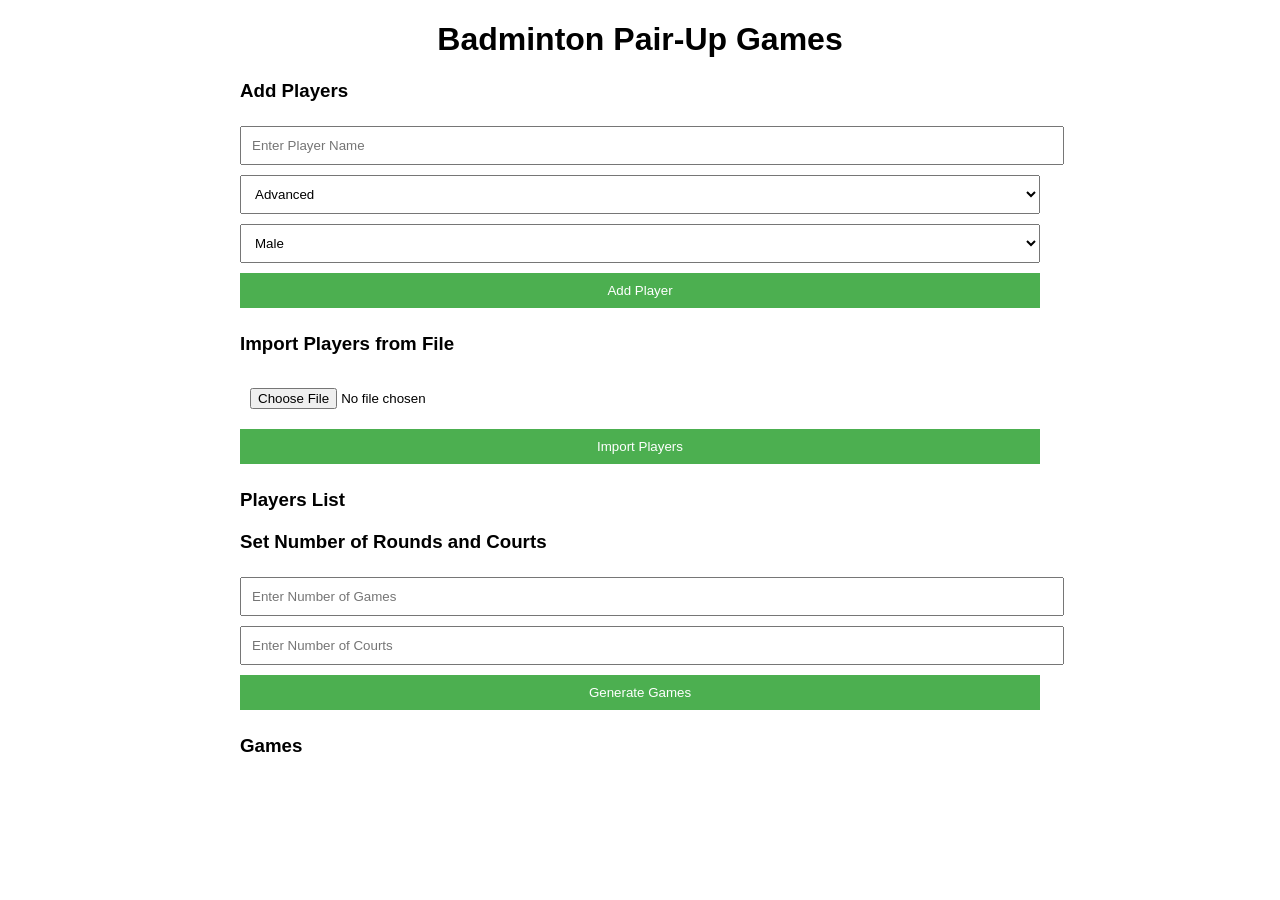
<file: Index.html>
<!DOCTYPE html>
<html lang="en">
<head>
<meta charset="UTF-8">
<meta name="viewport" content="width=device-width, initial-scale=1.0">
<title>Badminton Pair-Up Games</title>
<style>
body {
    font-family: Arial, sans-serif;
    margin: 20px;
}
h1 {
    text-align: center;
}
.container {
    max-width: 800px;
    margin: auto;
}
.player-form, .game-results, .player-list {
    margin-bottom: 20px;
}
input, select, button {
    padding: 10px;
    margin: 5px 0;
    width: 100%;
}
button {
    cursor: pointer;
    background-color: #4CAF50;
    color: white;
    border: none;
}
.results, .player-list {
    margin-top: 20px;
}
.game {
    margin-bottom: 15px;
    padding: 10px;
    border-radius: 5px;
}
.game.men {
    background-color: #ADD8E6; /* Light Blue */
}
.game.women {
    background-color: #FFB6C1; /* Light Pink */
}
.game.xd {
    background-color: #90EE90; /* Light Green */
}
.game h3 {
    margin: 0 0 10px;
}
.round-header {
    margin-top: 30px;
    margin-bottom: 10px;
    font-size: 1.2em;
    font-weight: bold;
    color: #333;
}
</style>
</head>
<body>
<div class="container">
    <h1>Badminton Pair-Up Games</h1>
    <!-- Add Players Section -->
    <div class="player-form">
        <h3>Add Players</h3>
        <input type="text" id="player-name" placeholder="Enter Player Name">
        <select id="player-skill">
            <option value="Advanced">Advanced</option>
            <option value="Intermediate">Intermediate</option>
            <option value="Beginner">Beginner</option>
        </select>
        <select id="player-gender">
            <option value="Male">Male</option>
            <option value="Female">Female</option>
        </select>
        <button onclick="addPlayer()">Add Player</button>
    </div>
    <!-- Import Players Section -->
    <div class="import-players">
        <h3>Import Players from File</h3>
        <input type="file" id="file-input" accept=".txt">
        <button onclick="importPlayers()">Import Players</button>
    </div>
    <!-- Player List Section -->
    <div class="player-list">
        <h3>Players List</h3>
        <div id="player-list"></div>
    </div>
    <!-- Set Number of Games and Courts -->
    <div class="game-setup">
        <h3>Set Number of Rounds and Courts</h3>
        <input type="number" id="num-rounds" placeholder="Enter Number of Games" min="1">
        <input type="number" id="num-courts" placeholder="Enter Number of Courts" min="1">
        <button onclick="generateGames()">Generate Games</button>
    </div>
    <!-- Results Section -->
    <div class="results">
        <h3>Games</h3>
        <div id="game-results" class="game-results"></div>
    </div>
</div>
<script>
// Store players
const players = [];

// Function to display the players list
function displayPlayers() {
    const playerListDiv = document.getElementById("player-list");
    playerListDiv.innerHTML = ""; // Clear previous list
    if (players.length === 0) {
        playerListDiv.innerHTML = "<p>No players added yet.</p>";
        return;
    }
    const playerListText = players.map(player => `${player.name} (${player.gamesPlayed}) (${player.gender})`).join("<br>");
    playerListDiv.innerHTML = `<p>${playerListText}</p>`;
}

// Function to add a player
function addPlayer() {
    const name = document.getElementById("player-name").value.trim();
    const skill = document.getElementById("player-skill").value;
    const gender = document.getElementById("player-gender").value;
    if (name === "") {
        alert("Please enter a player name.");
        return;
    }
    players.push({ name, skill, gender, gamesPlayed: 0 }); // Track number of games played
    document.getElementById("player-name").value = ""; // Clear input
    alert(`${name} (${skill}, ${gender}) added!`);
    displayPlayers(); // Update the player list
}

// Function to import players from a file
function importPlayers() {
    const fileInput = document.getElementById("file-input");
    const file = fileInput.files[0];
    if (!file) {
        alert("Please select a file to import.");
        return;
    }
    const reader = new FileReader();
    reader.onload = function(e) {
        const lines = e.target.result.split("\n"); // Split file content into lines
        lines.forEach(line => {
            const [name, skill, gender] = line.split(",").map(item => item.trim());
            if (name && skill && gender) {
                players.push({ name, skill, gender, gamesPlayed: 0 });
            }
        });
        alert("Players imported successfully!");
        displayPlayers(); // Update the player list
    };
    reader.readAsText(file); // Read the file as text
}

// Helper function to get fair players with cooldown
function getFairPlayers(playerPool, count, activePlayers) {
    const selectedPlayers = [];
    const availablePlayers = playerPool.filter(p => !activePlayers.has(p));
    while (selectedPlayers.length < count && availablePlayers.length > 0) {
        availablePlayers.sort((a, b) => a.gamesPlayed - b.gamesPlayed);
        selectedPlayers.push(availablePlayers.shift());
    }
    return selectedPlayers;
}

// Helper function to recycle players
function recyclePlayers(playerPool, count, activePlayers) {
    const selectedPlayers = [];
    let pool = playerPool.filter(p => !activePlayers.has(p));
    if (pool.length < count) {
        pool = playerPool.slice(); // Use all players if not enough available
    }
    while (selectedPlayers.length < count) {
        pool.sort((a, b) => a.gamesPlayed - b.gamesPlayed);
        selectedPlayers.push(pool.shift());
        if (pool.length === 0 && selectedPlayers.length < count) {
            pool = playerPool.slice();
        }
    }
    return selectedPlayers;
}

// Main game generation function
function generateGames() {
    const numRounds = parseInt(document.getElementById("num-rounds").value);
    const numCourts = parseInt(document.getElementById("num-courts").value);

    if (isNaN(numRounds) || numRounds < 1 || isNaN(numCourts) || numCourts < 1) {
        alert("Please enter valid numbers for rounds and courts.");
        return;
    }

    const gameResultsDiv = document.getElementById("game-results");
    gameResultsDiv.innerHTML = ""; // Clear previous results

    let gameIndex = 1; // Start game numbering from 1

    for (let round = 1; round <= numRounds; round++) {
        const roundHeader = document.createElement("div");
        roundHeader.classList.add("round-header");
        roundHeader.innerText = `Round ${round}`;
        gameResultsDiv.appendChild(roundHeader);

        // Track which players have played in this round
        const roundActivePlayers = new Set();

        // Count available males and females at start of round (not played in this round)
        let availableMales = players.filter(p => p.gender === "Male" && !roundActivePlayers.has(p));
        let availableFemales = players.filter(p => p.gender === "Female" && !roundActivePlayers.has(p));

        for (let court = 1; court <= numCourts; court++) {
            let gameType = "";
            let gamePlayers = [];

            // Update available for each court
            availableMales = players.filter(p => p.gender === "Male" && !roundActivePlayers.has(p));
            availableFemales = players.filter(p => p.gender === "Female" && !roundActivePlayers.has(p));

            // Prefer XD (2 males, 2 females)
            if (availableMales.length >= 2 && availableFemales.length >= 2) {
                gameType = "XD";
                gamePlayers = [
                    ...getFairPlayers(availableMales, 2, roundActivePlayers),
                    ...getFairPlayers(availableFemales, 2, roundActivePlayers)
                ];
            }
            // Then Men (4 males)
            else if (availableMales.length >= 4) {
                gameType = "Men";
                gamePlayers = getFairPlayers(availableMales, 4, roundActivePlayers);
            }
            // Then Women (4 females)
            else if (availableFemales.length >= 4) {
                gameType = "Women";
                gamePlayers = getFairPlayers(availableFemales, 4, roundActivePlayers);
            }
            // Otherwise, recycle
            else {
                gamePlayers = recyclePlayers(players, 4, roundActivePlayers);
                if (gamePlayers.every(player => player.gender === "Male")) gameType = "Men";
                else if (gamePlayers.every(player => player.gender === "Female")) gameType = "Women";
                else gameType = "XD";
            }

            // Mark these players as having played in this round
            gamePlayers.forEach(player => roundActivePlayers.add(player));

            // Display the game
            const game = document.createElement("div");
            game.classList.add("game");
            game.classList.add(gameType.toLowerCase());
            game.innerHTML = `<h3>Game ${gameIndex}, Court ${court} (${gameType})</h3>
                <p>${gamePlayers.map(p => `${p.name} (${p.gamesPlayed}) (${p.gender})`).join("<br>")}</p>`;
            gameResultsDiv.appendChild(game);

            // Update games played for each player
            gamePlayers.forEach(player => {
                player.gamesPlayed++;
            });

            gameIndex++;
        }
        // After all courts finish their games for this round, next round starts
    }

    alert("Games generated successfully!");
    displayPlayers(); // Update the player list after games are generated
}
</script>
</body>
</html>
</file>
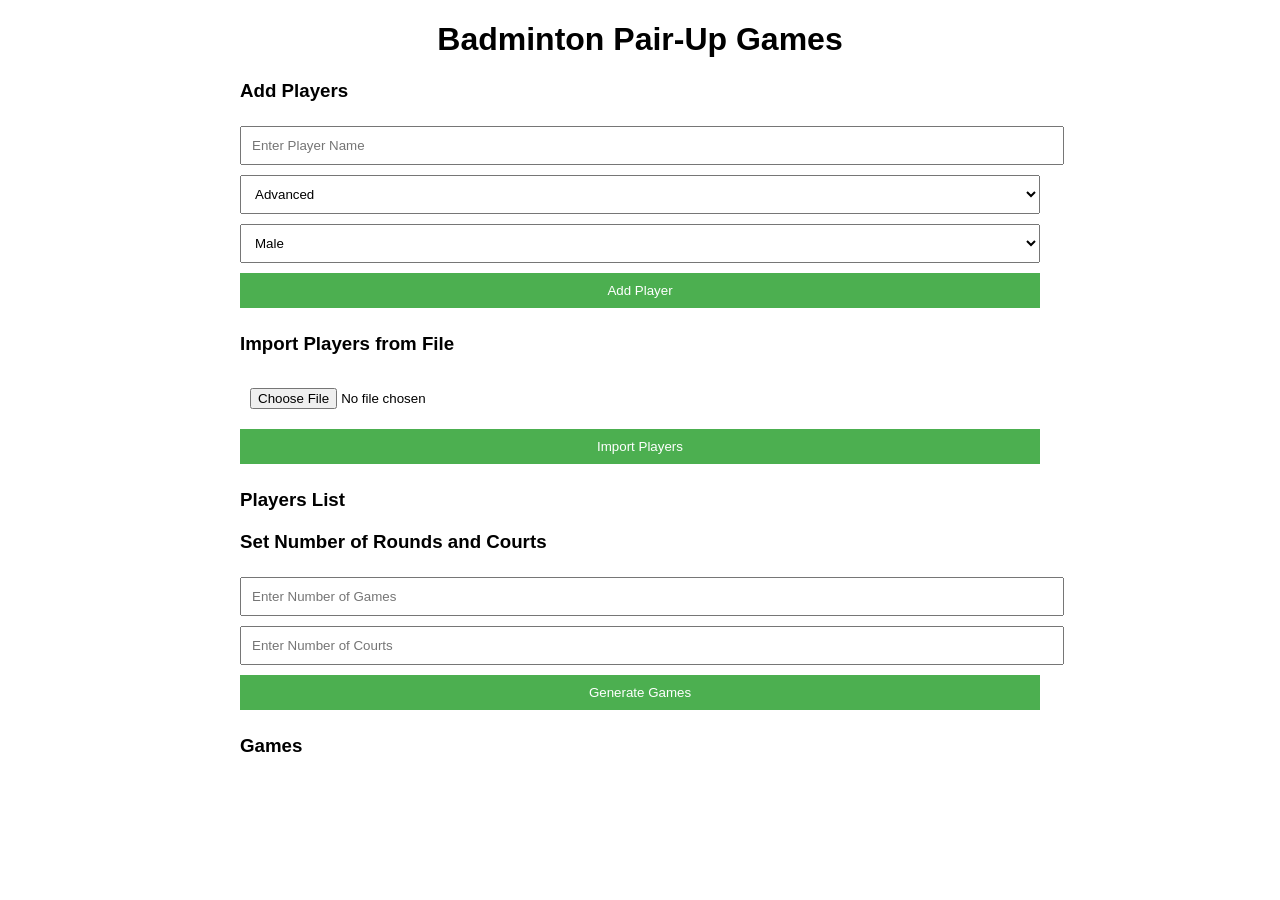
<file: Pairup.html>
<!DOCTYPE html>
<html lang="en">
<head>
<meta charset="UTF-8">
<meta name="viewport" content="width=device-width, initial-scale=1.0">
<title>Badminton Pair-Up Games</title>
<style>
body {
    font-family: Arial, sans-serif;
    margin: 20px;
}
h1 {
    text-align: center;
}
.container {
    max-width: 800px;
    margin: auto;
}
.player-form, .game-results, .player-list {
    margin-bottom: 20px;
}
input, select, button {
    padding: 10px;
    margin: 5px 0;
    width: 100%;
}
button {
    cursor: pointer;
    background-color: #4CAF50;
    color: white;
    border: none;
}
.results, .player-list {
    margin-top: 20px;
}
.game {
    margin-bottom: 15px;
    padding: 10px;
    border-radius: 5px;
}
.game.men {
    background-color: #ADD8E6; /* Light Blue */
}
.game.women {
    background-color: #FFB6C1; /* Light Pink */
}
.game.xd {
    background-color: #90EE90; /* Light Green */
}
.game h3 {
    margin: 0 0 10px;
}
.round-header {
    margin-top: 30px;
    margin-bottom: 10px;
    font-size: 1.2em;
    font-weight: bold;
    color: #333;
}
</style>
</head>
<body>
<div class="container">
    <h1>Badminton Pair-Up Games</h1>
    <!-- Add Players Section -->
    <div class="player-form">
        <h3>Add Players</h3>
        <input type="text" id="player-name" placeholder="Enter Player Name">
        <select id="player-skill">
            <option value="Advanced">Advanced</option>
            <option value="Intermediate">Intermediate</option>
            <option value="Beginner">Beginner</option>
        </select>
        <select id="player-gender">
            <option value="Male">Male</option>
            <option value="Female">Female</option>
        </select>
        <button onclick="addPlayer()">Add Player</button>
    </div>
    <!-- Import Players Section -->
    <div class="import-players">
        <h3>Import Players from File</h3>
        <input type="file" id="file-input" accept=".txt">
        <button onclick="importPlayers()">Import Players</button>
    </div>
    <!-- Player List Section -->
    <div class="player-list">
        <h3>Players List</h3>
        <div id="player-list"></div>
    </div>
    <!-- Set Number of Games and Courts -->
    <div class="game-setup">
        <h3>Set Number of Rounds and Courts</h3>
        <input type="number" id="num-rounds" placeholder="Enter Number of Games" min="1">
        <input type="number" id="num-courts" placeholder="Enter Number of Courts" min="1">
        <button onclick="generateGames()">Generate Games</button>
    </div>
    <!-- Results Section -->
    <div class="results">
        <h3>Games</h3>
        <div id="game-results" class="game-results"></div>
    </div>
</div>
<script>
// Store players
const players = [];

// Function to display the players list
function displayPlayers() {
    const playerListDiv = document.getElementById("player-list");
    playerListDiv.innerHTML = ""; // Clear previous list
    if (players.length === 0) {
        playerListDiv.innerHTML = "<p>No players added yet.</p>";
        return;
    }
    const playerListText = players.map(player => `${player.name} (${player.gamesPlayed}) (${player.gender})`).join("<br>");
    playerListDiv.innerHTML = `<p>${playerListText}</p>`;
}

// Function to add a player
function addPlayer() {
    const name = document.getElementById("player-name").value.trim();
    const skill = document.getElementById("player-skill").value;
    const gender = document.getElementById("player-gender").value;
    if (name === "") {
        alert("Please enter a player name.");
        return;
    }
    players.push({ name, skill, gender, gamesPlayed: 0 }); // Track number of games played
    document.getElementById("player-name").value = ""; // Clear input
    alert(`${name} (${skill}, ${gender}) added!`);
    displayPlayers(); // Update the player list
}

// Function to import players from a file
function importPlayers() {
    const fileInput = document.getElementById("file-input");
    const file = fileInput.files[0];
    if (!file) {
        alert("Please select a file to import.");
        return;
    }
    const reader = new FileReader();
    reader.onload = function(e) {
        const lines = e.target.result.split("\n"); // Split file content into lines
        lines.forEach(line => {
            const [name, skill, gender] = line.split(",").map(item => item.trim());
            if (name && skill && gender) {
                players.push({ name, skill, gender, gamesPlayed: 0 });
            }
        });
        alert("Players imported successfully!");
        displayPlayers(); // Update the player list
    };
    reader.readAsText(file); // Read the file as text
}

// Helper function to get fair players with cooldown
function getFairPlayers(playerPool, count, activePlayers) {
    const selectedPlayers = [];
    const availablePlayers = playerPool.filter(p => !activePlayers.has(p));
    while (selectedPlayers.length < count && availablePlayers.length > 0) {
        availablePlayers.sort((a, b) => a.gamesPlayed - b.gamesPlayed);
        selectedPlayers.push(availablePlayers.shift());
    }
    return selectedPlayers;
}

// Helper function to recycle players
function recyclePlayers(playerPool, count, activePlayers) {
    const selectedPlayers = [];
    let pool = playerPool.filter(p => !activePlayers.has(p));
    if (pool.length < count) {
        pool = playerPool.slice(); // Use all players if not enough available
    }
    while (selectedPlayers.length < count) {
        pool.sort((a, b) => a.gamesPlayed - b.gamesPlayed);
        selectedPlayers.push(pool.shift());
        if (pool.length === 0 && selectedPlayers.length < count) {
            pool = playerPool.slice();
        }
    }
    return selectedPlayers;
}

// Main game generation function
function generateGames() {
    const numRounds = parseInt(document.getElementById("num-rounds").value);
    const numCourts = parseInt(document.getElementById("num-courts").value);

    if (isNaN(numRounds) || numRounds < 1 || isNaN(numCourts) || numCourts < 1) {
        alert("Please enter valid numbers for rounds and courts.");
        return;
    }

    const gameResultsDiv = document.getElementById("game-results");
    gameResultsDiv.innerHTML = ""; // Clear previous results

    let gameIndex = 1; // Start game numbering from 1

    for (let round = 1; round <= numRounds; round++) {
        const roundHeader = document.createElement("div");
        roundHeader.classList.add("round-header");
        roundHeader.innerText = `Round ${round}`;
        gameResultsDiv.appendChild(roundHeader);

        // Track which players have played in this round
        const roundActivePlayers = new Set();

        // Count available males and females at start of round (not played in this round)
        let availableMales = players.filter(p => p.gender === "Male" && !roundActivePlayers.has(p));
        let availableFemales = players.filter(p => p.gender === "Female" && !roundActivePlayers.has(p));

        for (let court = 1; court <= numCourts; court++) {
            let gameType = "";
            let gamePlayers = [];

            // Update available for each court
            availableMales = players.filter(p => p.gender === "Male" && !roundActivePlayers.has(p));
            availableFemales = players.filter(p => p.gender === "Female" && !roundActivePlayers.has(p));

            // Prefer XD (2 males, 2 females)
            if (availableMales.length >= 2 && availableFemales.length >= 2) {
                gameType = "XD";
                gamePlayers = [
                    ...getFairPlayers(availableMales, 2, roundActivePlayers),
                    ...getFairPlayers(availableFemales, 2, roundActivePlayers)
                ];
            }
            // Then Men (4 males)
            else if (availableMales.length >= 4) {
                gameType = "Men";
                gamePlayers = getFairPlayers(availableMales, 4, roundActivePlayers);
            }
            // Then Women (4 females)
            else if (availableFemales.length >= 4) {
                gameType = "Women";
                gamePlayers = getFairPlayers(availableFemales, 4, roundActivePlayers);
            }
            // Otherwise, recycle
            else {
                gamePlayers = recyclePlayers(players, 4, roundActivePlayers);
                if (gamePlayers.every(player => player.gender === "Male")) gameType = "Men";
                else if (gamePlayers.every(player => player.gender === "Female")) gameType = "Women";
                else gameType = "XD";
            }

            // Mark these players as having played in this round
            gamePlayers.forEach(player => roundActivePlayers.add(player));

            // Display the game
            const game = document.createElement("div");
            game.classList.add("game");
            game.classList.add(gameType.toLowerCase());
            game.innerHTML = `<h3>Game ${gameIndex}, Court ${court} (${gameType})</h3>
                <p>${gamePlayers.map(p => `${p.name} (${p.gamesPlayed}) (${p.gender})`).join("<br>")}</p>`;
            gameResultsDiv.appendChild(game);

            // Update games played for each player
            gamePlayers.forEach(player => {
                player.gamesPlayed++;
            });

            gameIndex++;
        }
        // After all courts finish their games for this round, next round starts
    }

    alert("Games generated successfully!");
    displayPlayers(); // Update the player list after games are generated
}
</script>
</body>
</html>
</file>
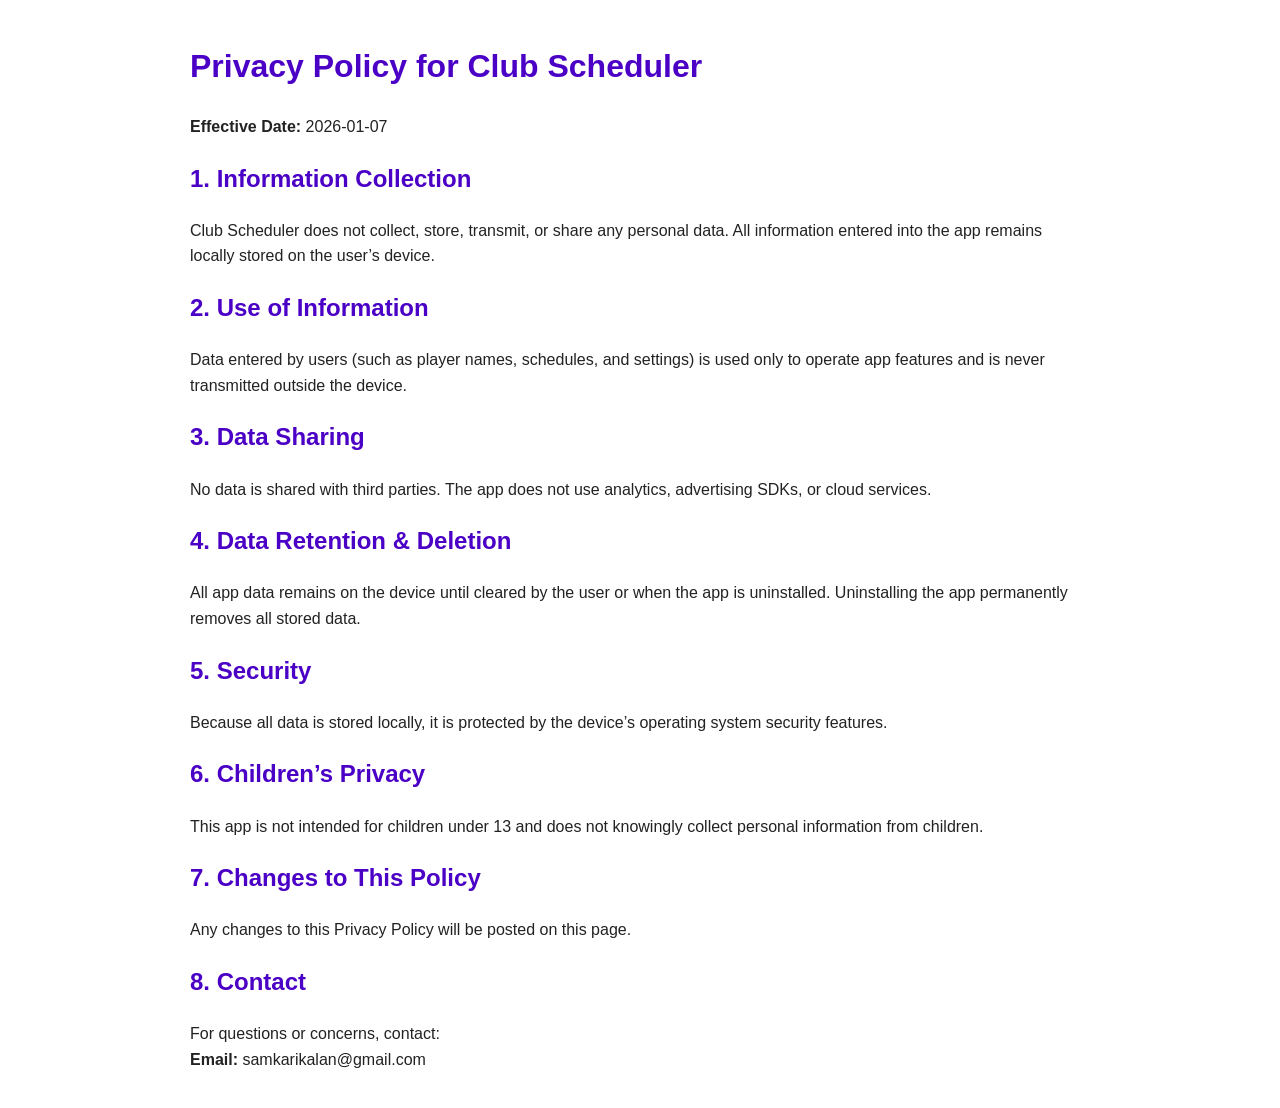
<file: privacy.html>
<!DOCTYPE html>
<html lang="en">
<head>
  <meta charset="UTF-8">
  <title>Privacy Policy – Club Scheduler</title>
  <meta name="viewport" content="width=device-width, initial-scale=1.0">
  <style>
    body {
      font-family: Arial, sans-serif;
      max-width: 900px;
      margin: auto;
      padding: 20px;
      line-height: 1.6;
      color: #222;
    }
    h1, h2 {
      color: #4b00c6;
    }
  </style>
</head>
<body>

<h1>Privacy Policy for Club Scheduler</h1>
<p><strong>Effective Date:</strong> 2026-01-07</p>

<h2>1. Information Collection</h2>
<p>
Club Scheduler does not collect, store, transmit, or share any personal data.
All information entered into the app remains locally stored on the user’s device.
</p>

<h2>2. Use of Information</h2>
<p>
Data entered by users (such as player names, schedules, and settings) is used
only to operate app features and is never transmitted outside the device.
</p>

<h2>3. Data Sharing</h2>
<p>
No data is shared with third parties. The app does not use analytics,
advertising SDKs, or cloud services.
</p>

<h2>4. Data Retention & Deletion</h2>
<p>
All app data remains on the device until cleared by the user or when the app
is uninstalled. Uninstalling the app permanently removes all stored data.
</p>

<h2>5. Security</h2>
<p>
Because all data is stored locally, it is protected by the device’s operating
system security features.
</p>

<h2>6. Children’s Privacy</h2>
<p>
This app is not intended for children under 13 and does not knowingly collect
personal information from children.
</p>

<h2>7. Changes to This Policy</h2>
<p>
Any changes to this Privacy Policy will be posted on this page.
</p>

<h2>8. Contact</h2>
<p>
For questions or concerns, contact:<br>
<strong>Email:</strong> samkarikalan@gmail.com
</p>

</body>
</html>
</file>
